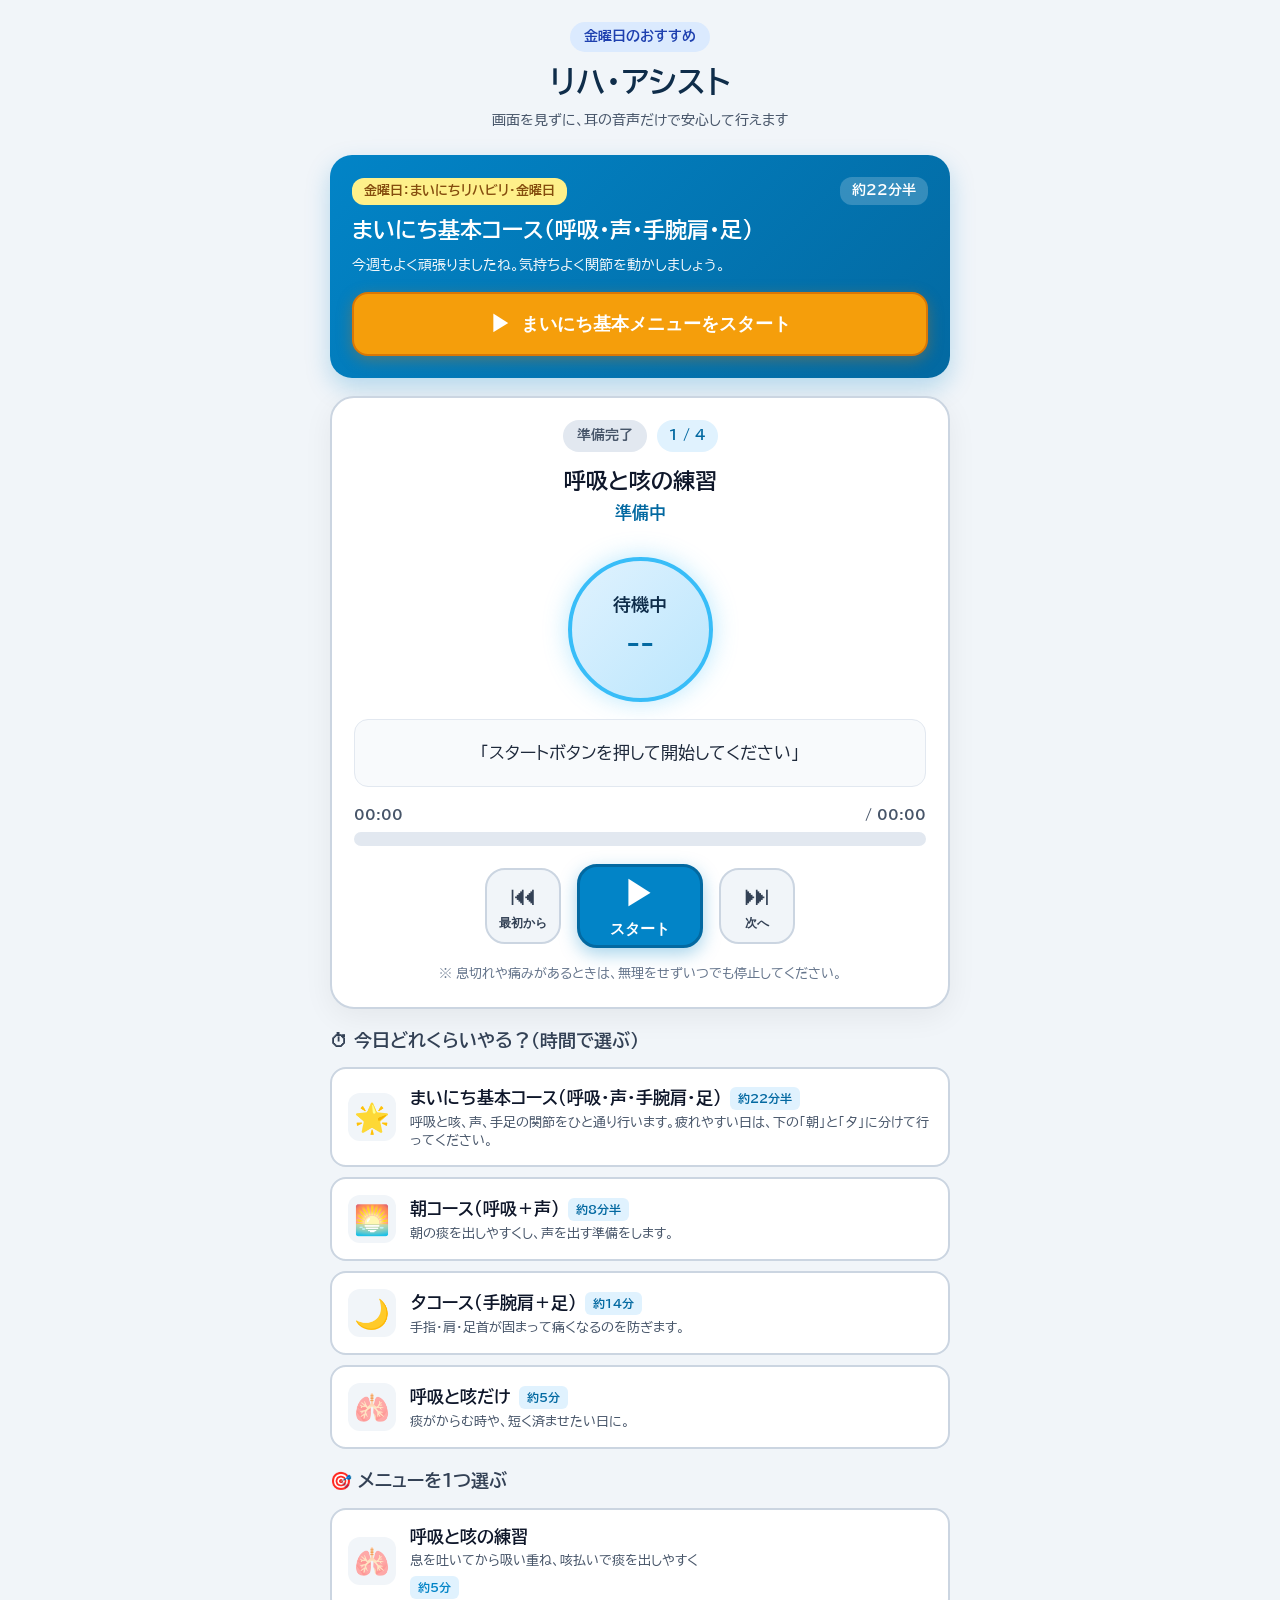
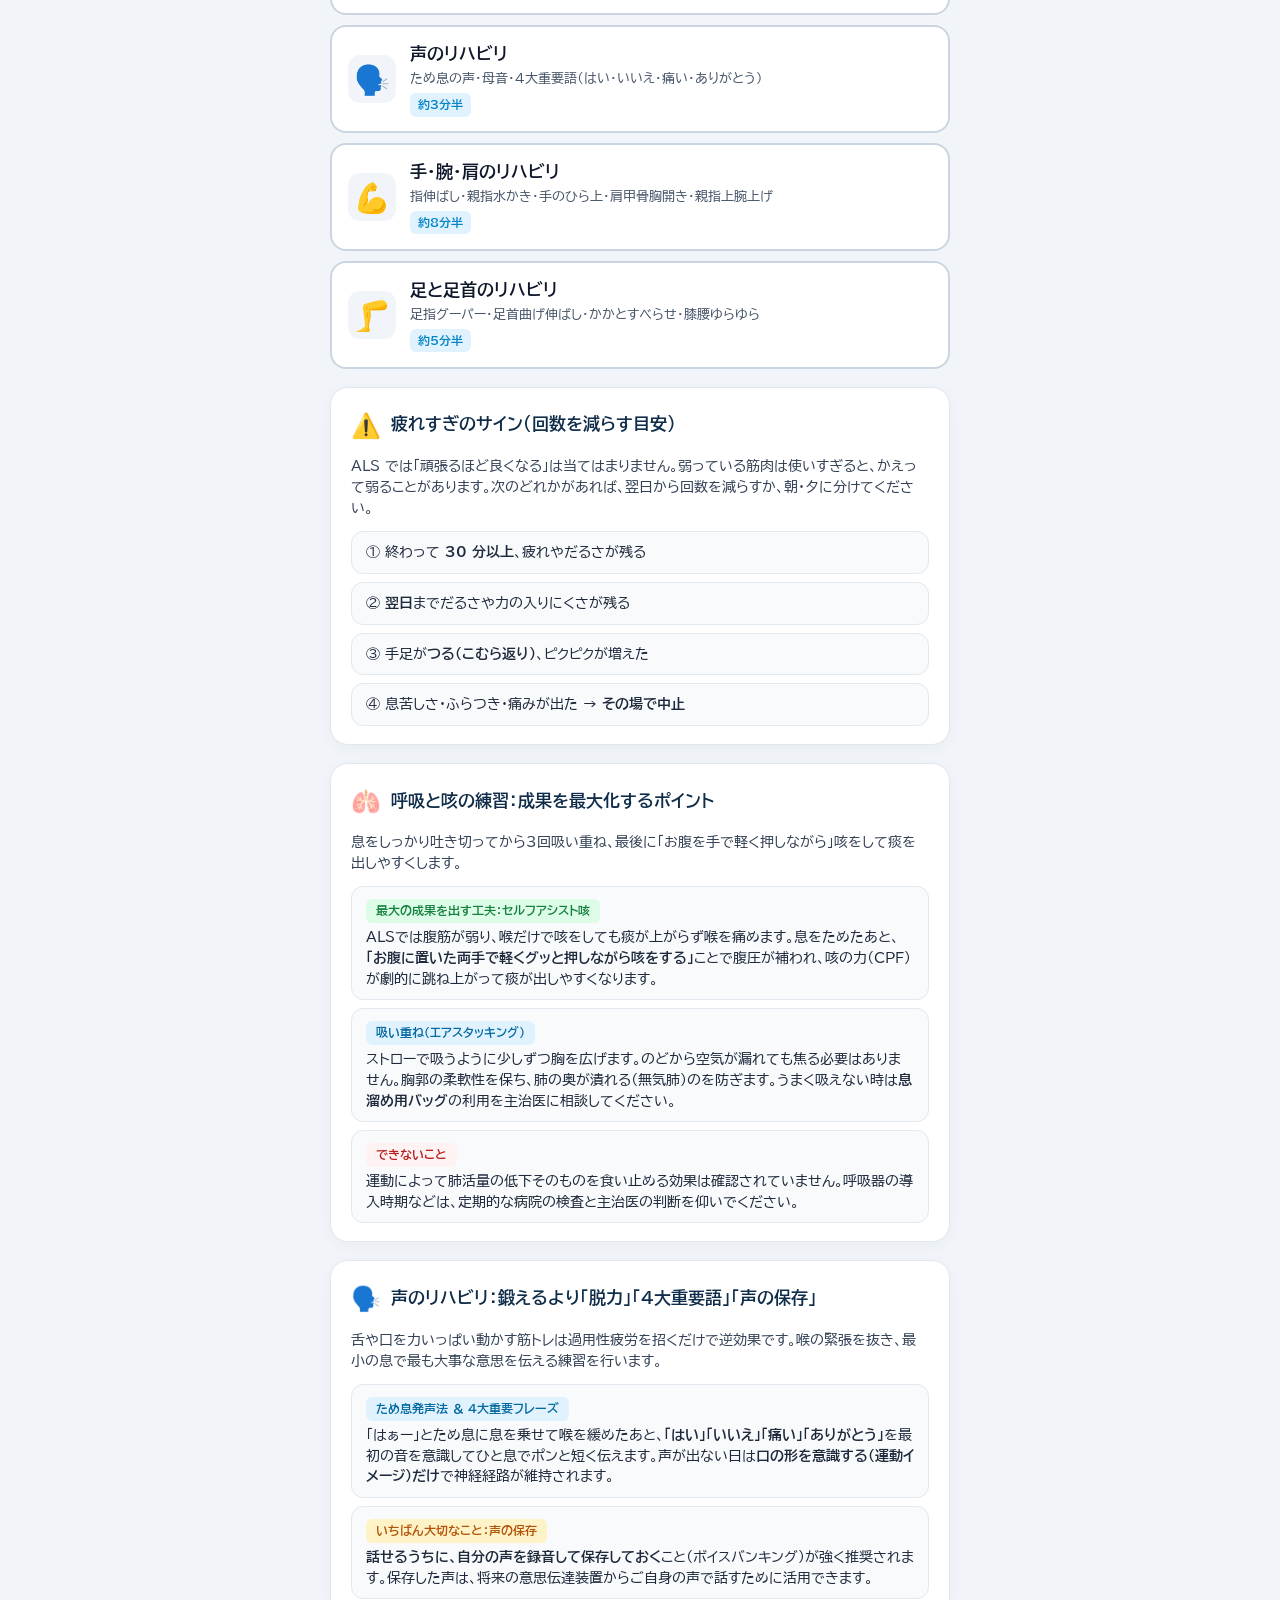
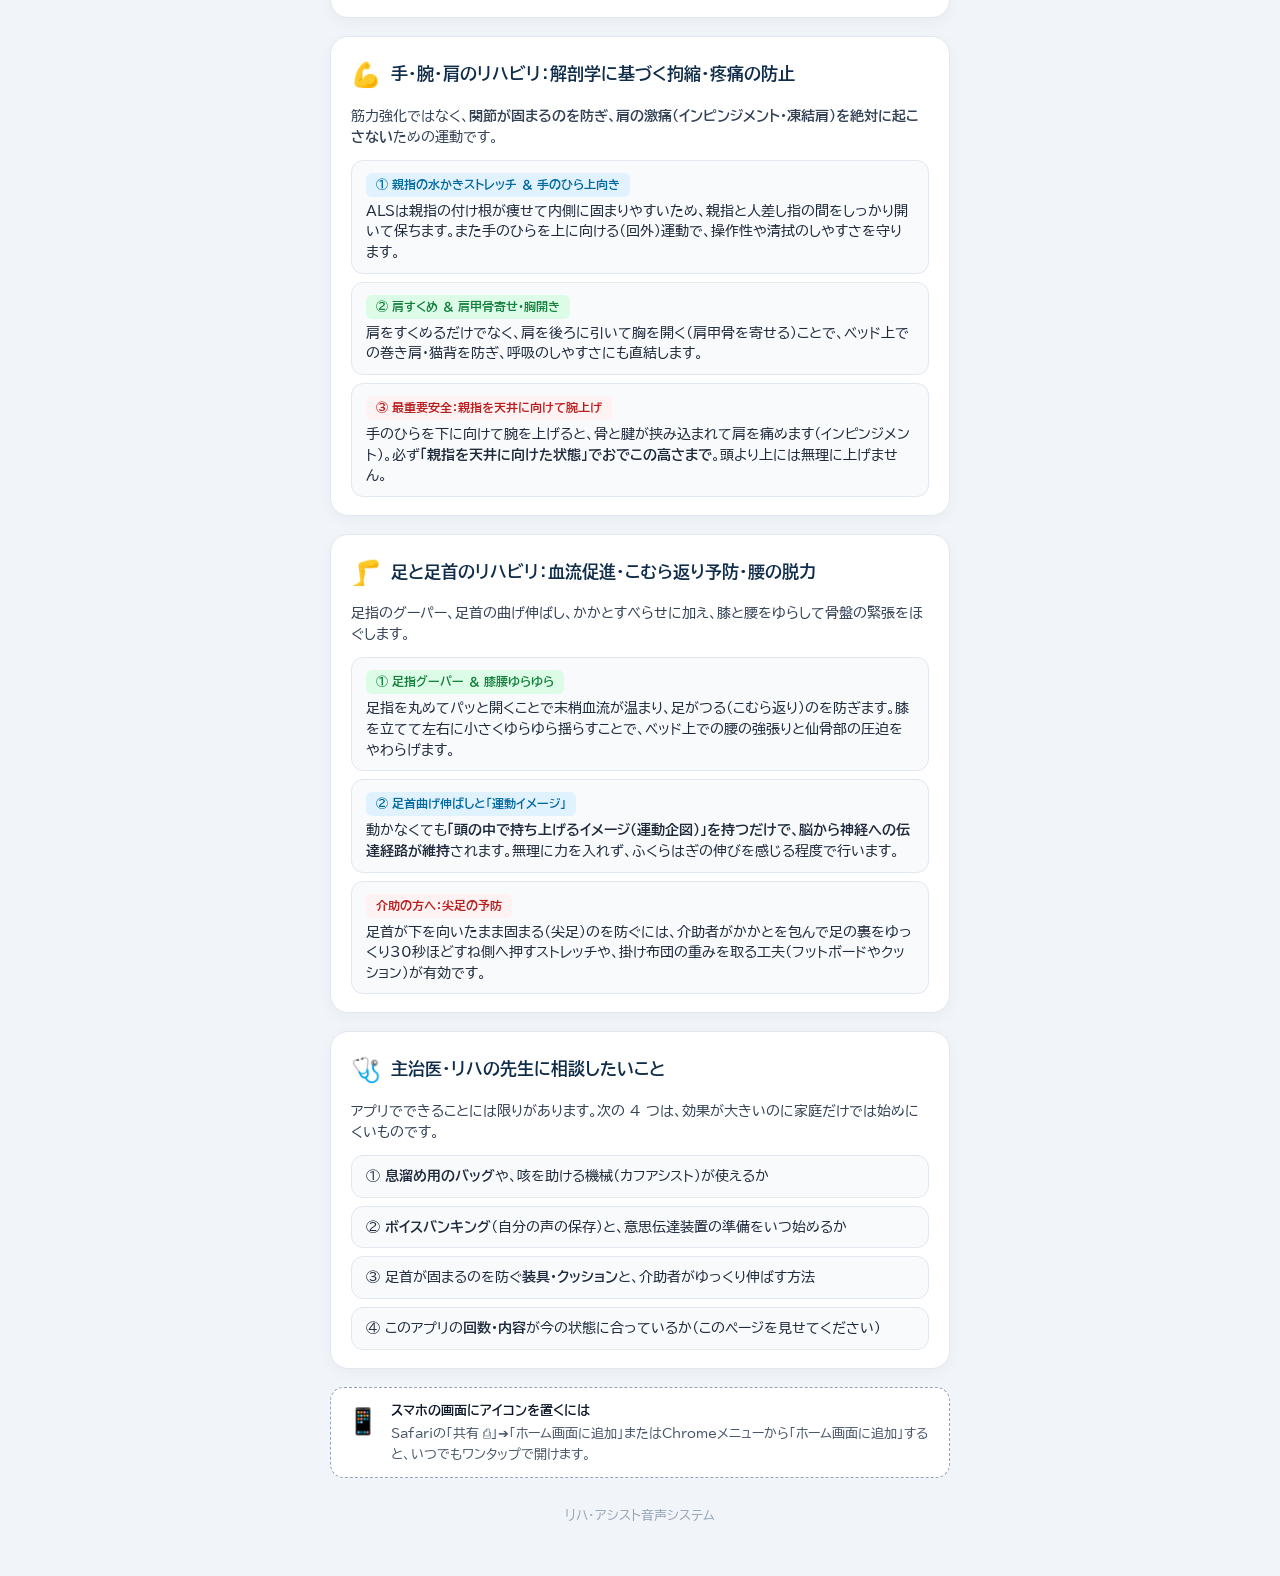
<file: web/index.html>
<!DOCTYPE html>
<html lang="ja">
<head>
  <meta charset="UTF-8">
  <meta name="viewport" content="width=device-width, initial-scale=1.0, user-scalable=no">
  <title>リハ・アシスト | 毎日のリハビリ音声ガイド</title>
  
  <!-- PWA / モバイル対応メタタグ -->
  <meta name="theme-color" content="#0284c7">
  <meta name="apple-mobile-web-app-capable" content="yes">
  <meta name="apple-mobile-web-app-status-bar-style" content="black-translucent">
  <meta name="apple-mobile-web-app-title" content="リハ・アシスト">
  <link rel="manifest" href="manifest.json">
  <link rel="apple-touch-icon" href="icon-192.png">
  <link rel="icon" type="image/svg+xml" href="icon.svg">
  
  <link rel="stylesheet" href="style.css">
  <link rel="preconnect" href="https://fonts.googleapis.com">
  <link rel="preconnect" href="https://fonts.gstatic.com" crossorigin>
  <link href="https://fonts.googleapis.com/css2?family=BIZ+UDPGothic:wght@400;700&display=swap" rel="stylesheet">
</head>
<body>
  <div class="app-container">
    <!-- ヘッダー -->
    <header class="app-header">
      <div class="header-badge" id="todayWeekdayBadge">水曜日のおすすめ</div>
      <h1 class="app-title">リハ・アシスト</h1>
      <p class="app-subtitle">画面を見ずに、耳の音声だけで安心して行えます</p>
    </header>

    <!-- 本日の曜日おすすめコース（最優先ワンタップエリア） -->
    <section class="today-recommend-card" id="todayRecommendCard">
      <div class="recommend-header">
        <span class="badge-calendar" id="recommendDayText">まいにちリハビリ</span>
        <span class="badge-time" id="recommendTimeText">約12分</span>
      </div>
      <h2 class="recommend-course-title" id="recommendCourseTitle">まいにち基本コース（呼吸・声・手腕肩・足）</h2>
      <p class="recommend-course-desc" id="recommendCourseDesc">呼吸と咳、声、手足の関節をひと通り行います。</p>
      
      <button class="btn-start-today" id="btnStartToday">
        <span class="btn-icon">▶</span>
        <span class="btn-text">まいにち基本メニューをスタート</span>
      </button>
    </section>

    <!-- メインプレイヤー領域（現在再生中） -->
    <main class="player-card" id="playerCard">
      <!-- 進行中ステータス -->
      <div class="player-top-row">
        <div class="status-badge" id="statusBadge">準備完了</div>
        <div class="course-step-badge" id="courseStepBadge" style="display: none;">1 / 3</div>
      </div>
      
      <!-- 現在のトラック名 -->
      <h2 class="current-track-title" id="currentTrackTitle">メニューを選択してください</h2>
      <div class="current-phase-name" id="currentPhaseName">ボタンを押すと始まります</div>

      <!-- 視覚ガイダンスサークル（呼吸・カウントダウン表示） -->
      <div class="visual-guide-wrapper">
        <div class="guide-circle" id="guideCircle">
          <div class="guide-circle-inner">
            <span class="guide-action-text" id="guideActionText">待機中</span>
            <span class="guide-countdown" id="guideCountdown">--</span>
          </div>
        </div>
      </div>

      <!-- 字幕テキスト（今話している言葉） -->
      <div class="speech-caption-box">
        <p class="speech-caption" id="speechCaption">「スタートボタンを押して開始してください」</p>
      </div>

      <!-- プログレスバー & 時間表示 -->
      <div class="progress-section">
        <div class="time-display">
          <span id="currentTimeDisplay">00:00</span>
          <span id="totalTimeDisplay">/ 00:00</span>
        </div>
        <div class="progress-bar-container" id="progressBarContainer">
          <div class="progress-bar-fill" id="progressBarFill"></div>
        </div>
      </div>

      <!-- 特大コントロールボタン -->
      <div class="controls-grid">
        <button class="control-btn btn-secondary" id="btnRestart" title="最初から">
          <span class="icon">⏮</span>
          <span class="btn-label">最初から</span>
        </button>

        <button class="control-btn btn-primary-action" id="btnPlayPause" title="再生・一時停止">
          <span class="icon" id="playPauseIcon">▶</span>
          <span class="btn-label" id="playPauseLabel">スタート</span>
        </button>

        <button class="control-btn btn-secondary" id="btnNext" title="次へ">
          <span class="icon">⏭</span>
          <span class="btn-label">次へ</span>
        </button>
      </div>

      <!-- 安心メッセージ -->
      <div class="safety-note">
        ※ 息切れや痛みがあるときは、無理をせずいつでも停止してください。
      </div>
    </main>

    <!-- コース選択セクション（今日どれくらいやるかで選ぶ） -->
    <section class="section-container">
      <div class="section-title-row">
        <h3 class="section-heading">⏱ 今日どれくらいやる？（時間で選ぶ）</h3>
      </div>
      <div class="course-list-grid" id="courseListGrid">
        <!-- JSで動的レンダリング -->
      </div>
    </section>

    <!-- 個別メニュー選択セクション -->
    <section class="section-container">
      <div class="section-title-row">
        <h3 class="section-heading">🎯 メニューを1つ選ぶ</h3>
      </div>
      <div class="menu-grid" id="trackListGrid">
        <!-- JSで動的レンダリング -->
      </div>
    </section>

    <!-- 疲れすぎのサイン（最優先の安全ルール） -->
    <section class="section-container">
      <div class="leg-guide-card">
        <div class="leg-guide-header">
          <span class="leg-guide-icon">⚠️</span>
          <h3 class="leg-guide-title">疲れすぎのサイン（回数を減らす目安）</h3>
        </div>
        <p class="leg-guide-intro">
          ALS では「頑張るほど良くなる」は当てはまりません。弱っている筋肉は使いすぎると、かえって弱ることがあります。次のどれかがあれば、翌日から回数を減らすか、朝・夕に分けてください。
        </p>
        <div class="leg-methods-grid">
          <div class="method-box"><div class="method-text">① 終わって <strong>30 分以上</strong>、疲れやだるさが残る</div></div>
          <div class="method-box"><div class="method-text">② <strong>翌日</strong>までだるさや力の入りにくさが残る</div></div>
          <div class="method-box"><div class="method-text">③ 手足が<strong>つる（こむら返り）</strong>、ピクピクが増えた</div></div>
          <div class="method-box"><div class="method-text">④ 息苦しさ・ふらつき・痛みが出た → <strong>その場で中止</strong></div></div>
        </div>
      </div>
    </section>

    <!-- 呼吸と咳 -->
    <section class="section-container">
      <div class="leg-guide-card">
        <div class="leg-guide-header">
          <span class="leg-guide-icon">🫁</span>
          <h3 class="leg-guide-title">呼吸と咳の練習：成果を最大化するポイント</h3>
        </div>
        <p class="leg-guide-intro">
          息をしっかり吐き切ってから3回吸い重ね、最後に「お腹を手で軽く押しながら」咳をして痰を出しやすくします。
        </p>
        <div class="leg-methods-grid">
          <div class="method-box">
            <div class="method-tag" style="background:#dcfce7; color:#15803d;">最大の成果を出す工夫：セルフアシスト咳</div>
            <div class="method-text">ALSでは腹筋が弱り、喉だけで咳をしても痰が上がらず喉を痛めます。息をためたあと、<strong>「お腹に置いた両手で軽くグッと押しながら咳をする」</strong>ことで腹圧が補われ、咳の力（CPF）が劇的に跳ね上がって痰が出しやすくなります。</div>
          </div>
          <div class="method-box">
            <div class="method-tag" style="background:#e0f2fe; color:#0369a1;">吸い重ね（エアスタッキング）</div>
            <div class="method-text">ストローで吸うように少しずつ胸を広げます。のどから空気が漏れても焦る必要はありません。胸郭の柔軟性を保ち、肺の奥が潰れる（無気肺）のを防ぎます。うまく吸えない時は<strong>息溜め用バッグ</strong>の利用を主治医に相談してください。</div>
          </div>
          <div class="method-box">
            <div class="method-tag" style="background:#fef2f2; color:#b91c1c;">できないこと</div>
            <div class="method-text">運動によって肺活量の低下そのものを食い止める効果は確認されていません。呼吸器の導入時期などは、定期的な病院の検査と主治医の判断を仰いでください。</div>
          </div>
        </div>
      </div>
    </section>

    <!-- 声 -->
    <section class="section-container">
      <div class="leg-guide-card">
        <div class="leg-guide-header">
          <span class="leg-guide-icon">🗣️</span>
          <h3 class="leg-guide-title">声のリハビリ：鍛えるより「脱力」「4大重要語」「声の保存」</h3>
        </div>
        <p class="leg-guide-intro">
          舌や口を力いっぱい動かす筋トレは過用性疲労を招くだけで逆効果です。喉の緊張を抜き、最小の息で最も大事な意思を伝える練習を行います。
        </p>
        <div class="leg-methods-grid">
          <div class="method-box">
            <div class="method-tag" style="background:#e0f2fe; color:#0369a1;">ため息発声法 ＆ 4大重要フレーズ</div>
            <div class="method-text">「はぁー」とため息に息を乗せて喉を緩めたあと、<strong>「はい」「いいえ」「痛い」「ありがとう」</strong>を最初の音を意識してひと息でポンと短く伝えます。声が出ない日は<strong>口の形を意識する（運動イメージ）だけ</strong>で神経経路が維持されます。</div>
          </div>
          <div class="method-box">
            <div class="method-tag" style="background:#fef3c7; color:#b45309;">いちばん大切なこと：声の保存</div>
            <div class="method-text"><strong>話せるうちに、自分の声を録音して保存しておく</strong>こと（ボイスバンキング）が強く推奨されます。保存した声は、将来の意思伝達装置からご自身の声で話すために活用できます。</div>
          </div>
        </div>
      </div>
    </section>

    <!-- 手・腕・肩 -->
    <section class="section-container">
      <div class="leg-guide-card">
        <div class="leg-guide-header">
          <span class="leg-guide-icon">💪</span>
          <h3 class="leg-guide-title">手・腕・肩のリハビリ：解剖学に基づく拘縮・疼痛の防止</h3>
        </div>
        <p class="leg-guide-intro">
          筋力強化ではなく、<strong>関節が固まるのを防ぎ、肩の激痛（インピンジメント・凍結肩）を絶対に起こさない</strong>ための運動です。
        </p>
        <div class="leg-methods-grid">
          <div class="method-box">
            <div class="method-tag" style="background:#e0f2fe; color:#0369a1;">① 親指の水かきストレッチ ＆ 手のひら上向き</div>
            <div class="method-text">ALSは親指の付け根が痩せて内側に固まりやすいため、親指と人差し指の間をしっかり開いて保ちます。また手のひらを上に向ける（回外）運動で、操作性や清拭のしやすさを守ります。</div>
          </div>
          <div class="method-box">
            <div class="method-tag" style="background:#dcfce7; color:#15803d;">② 肩すくめ ＆ 肩甲骨寄せ・胸開き</div>
            <div class="method-text">肩をすくめるだけでなく、肩を後ろに引いて胸を開く（肩甲骨を寄せる）ことで、ベッド上での巻き肩・猫背を防ぎ、呼吸のしやすさにも直結します。</div>
          </div>
          <div class="method-box">
            <div class="method-tag" style="background:#fef2f2; color:#b91c1c;">③ 最重要安全：親指を天井に向けて腕上げ</div>
            <div class="method-text">手のひらを下に向けて腕を上げると、骨と腱が挟み込まれて肩を痛めます（インピンジメント）。必ず<strong>「親指を天井に向けた状態」でおでこの高さまで</strong>。頭より上には無理に上げません。</div>
          </div>
        </div>
      </div>
    </section>

    <!-- 足 -->
    <section class="section-container">
      <div class="leg-guide-card">
        <div class="leg-guide-header">
          <span class="leg-guide-icon">🦵</span>
          <h3 class="leg-guide-title">足と足首のリハビリ：血流促進・こむら返り予防・腰の脱力</h3>
        </div>
        <p class="leg-guide-intro">
          足指のグーパー、足首の曲げ伸ばし、かかとすべらせに加え、膝と腰をゆらして骨盤の緊張をほぐします。
        </p>
        <div class="leg-methods-grid">
          <div class="method-box">
            <div class="method-tag" style="background:#dcfce7; color:#15803d;">① 足指グーパー ＆ 膝腰ゆらゆら</div>
            <div class="method-text">足指を丸めてパッと開くことで末梢血流が温まり、足がつる（こむら返り）のを防ぎます。膝を立てて左右に小さくゆらゆら揺らすことで、ベッド上での腰の強張りと仙骨部の圧迫をやわらげます。</div>
          </div>
          <div class="method-box">
            <div class="method-tag" style="background:#e0f2fe; color:#0369a1;">② 足首曲げ伸ばしと「運動イメージ」</div>
            <div class="method-text">動かなくても<strong>「頭の中で持ち上げるイメージ（運動企図）」を持つだけで、脳から神経への伝達経路が維持</strong>されます。無理に力を入れず、ふくらはぎの伸びを感じる程度で行います。</div>
          </div>
          <div class="method-box">
            <div class="method-tag" style="background:#fef2f2; color:#b91c1c;">介助の方へ：尖足の予防</div>
            <div class="method-text">足首が下を向いたまま固まる（尖足）のを防ぐには、介助者がかかとを包んで足の裏をゆっくり30秒ほどすね側へ押すストレッチや、掛け布団の重みを取る工夫（フットボードやクッション）が有効です。</div>
          </div>
        </div>
      </div>
    </section>

    <!-- 主治医・リハ職に相談すること -->
    <section class="section-container">
      <div class="leg-guide-card">
        <div class="leg-guide-header">
          <span class="leg-guide-icon">🩺</span>
          <h3 class="leg-guide-title">主治医・リハの先生に相談したいこと</h3>
        </div>
        <p class="leg-guide-intro">
          アプリでできることには限りがあります。次の 4 つは、効果が大きいのに家庭だけでは始めにくいものです。
        </p>
        <div class="leg-methods-grid">
          <div class="method-box"><div class="method-text">① <strong>息溜め用のバッグ</strong>や、咳を助ける機械（カフアシスト）が使えるか</div></div>
          <div class="method-box"><div class="method-text">② <strong>ボイスバンキング</strong>（自分の声の保存）と、意思伝達装置の準備をいつ始めるか</div></div>
          <div class="method-box"><div class="method-text">③ 足首が固まるのを防ぐ<strong>装具・クッション</strong>と、介助者がゆっくり伸ばす方法</div></div>
          <div class="method-box"><div class="method-text">④ このアプリの<strong>回数・内容</strong>が今の状態に合っているか（このページを見せてください）</div></div>
        </div>
      </div>
    </section>

    <!-- スマホ・ホーム画面追加のヒント -->
    <aside class="pwa-install-tip" id="pwaTip">
      <div class="tip-icon">📱</div>
      <div class="tip-content">
        <strong>スマホの画面にアイコンを置くには</strong>
        <p>Safariの「共有 <span class="share-icon">⎙</span>」➔「ホーム画面に追加」またはChromeメニューから「ホーム画面に追加」すると、いつでもワンタップで開けます。</p>
      </div>
    </aside>

    <!-- 隠しHTML5 Audio要素 -->
    <audio id="audioPlayer" preload="auto"></audio>

    <footer class="app-footer">
      <p>リハ・アシスト音声システム</p>
    </footer>
  </div>

  <script src="app.js"></script>
</body>
</html>
</file>
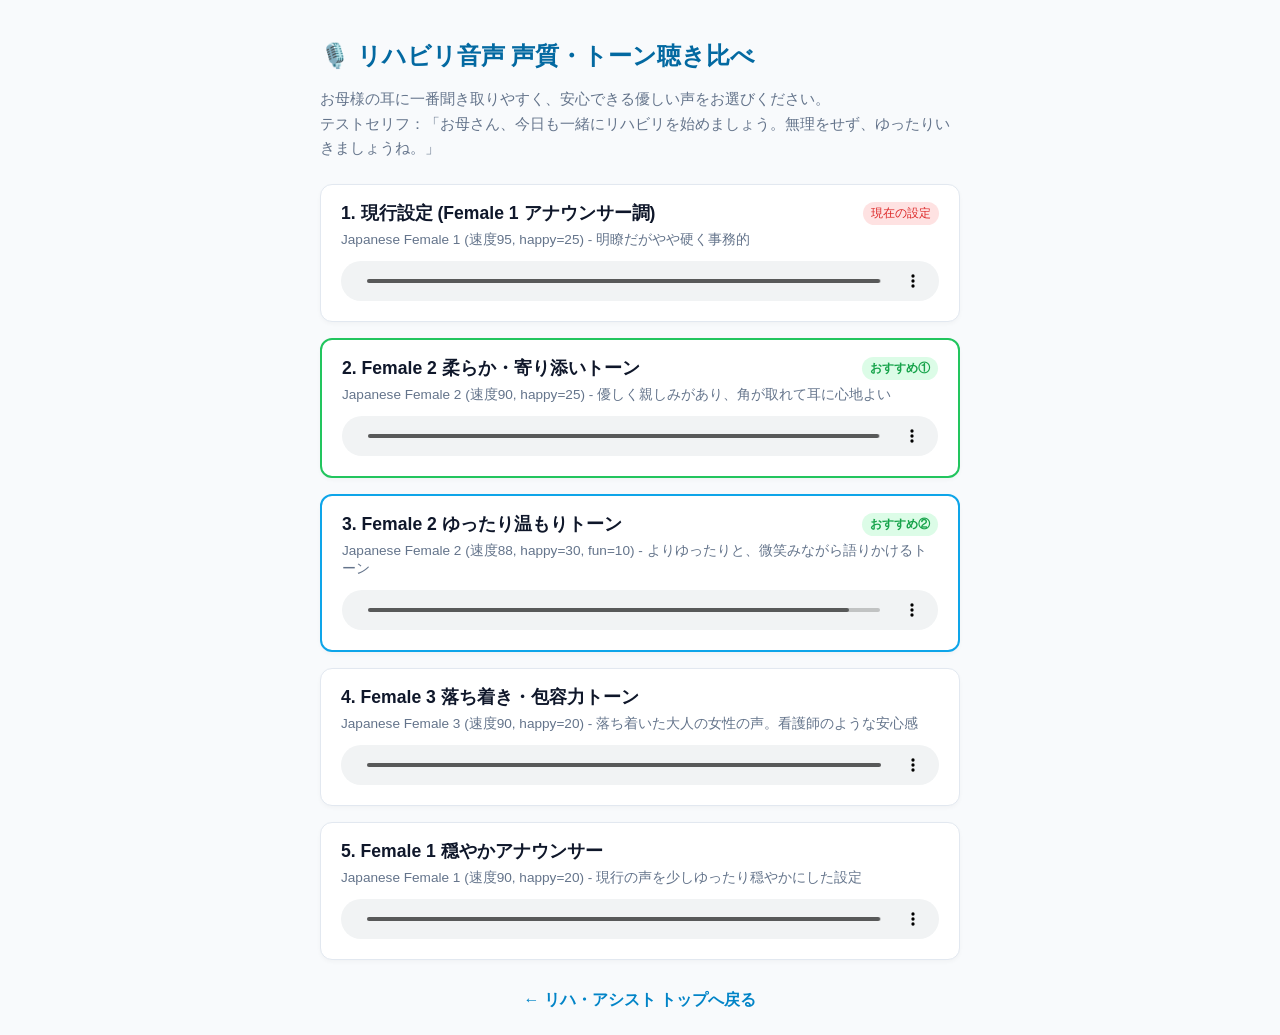
<file: web/voice_preview.html>
<!DOCTYPE html>
<html lang="ja">
<head>
  <meta charset="UTF-8">
  <meta name="viewport" content="width=device-width, initial-scale=1.0">
  <title>リハビリ音声 声質・トーン比較試聴</title>
  <style>
    body {
      font-family: -apple-system, BlinkMacSystemFont, "Segoe UI", Roboto, "Hiragino Sans", "BIZ UDPGothic", sans-serif;
      background: #f8fafc;
      color: #1e293b;
      padding: 24px;
      max-width: 640px;
      margin: 0 auto;
    }
    h1 {
      font-size: 1.5rem;
      color: #0369a1;
      margin-bottom: 8px;
    }
    p.desc {
      font-size: 0.95rem;
      color: #64748b;
      margin-bottom: 24px;
      line-height: 1.6;
    }
    .card {
      background: #ffffff;
      border: 1px solid #e2e8f0;
      border-radius: 12px;
      padding: 16px 20px;
      margin-bottom: 16px;
      box-shadow: 0 2px 4px rgba(0,0,0,0.03);
    }
    .card-title {
      font-size: 1.1rem;
      font-weight: bold;
      color: #0f172a;
      display: flex;
      justify-content: space-between;
      align-items: center;
      margin-bottom: 6px;
    }
    .badge {
      font-size: 0.75rem;
      padding: 3px 8px;
      border-radius: 9999px;
      font-weight: normal;
    }
    .badge-curr {
      background: #fee2e2;
      color: #dc2626;
    }
    .badge-rec {
      background: #dcfce7;
      color: #16a34a;
      font-weight: bold;
    }
    .card-desc {
      font-size: 0.85rem;
      color: #64748b;
      margin-bottom: 12px;
    }
    audio {
      width: 100%;
      height: 40px;
      outline: none;
    }
    .sample-text {
      font-size: 0.85rem;
      background: #f1f5f9;
      padding: 8px 12px;
      border-radius: 6px;
      margin-top: 8px;
      color: #334155;
      font-style: italic;
    }
  </style>
</head>
<body>
  <h1>🎙️ リハビリ音声 声質・トーン聴き比べ</h1>
  <p class="desc">
    お母様の耳に一番聞き取りやすく、安心できる優しい声をお選びください。<br>
    テストセリフ：「お母さん、今日も一緒にリハビリを始めましょう。無理をせず、ゆったりいきましょうね。」
  </p>

  <!-- 1: 現在の設定 -->
  <div class="card">
    <div class="card-title">
      <span>1. 現行設定 (Female 1 アナウンサー調)</span>
      <span class="badge badge-curr">現在の設定</span>
    </div>
    <div class="card-desc">Japanese Female 1 (速度95, happy=25) - 明瞭だがやや硬く事務的</div>
    <audio controls src="audio/sample_f1_default.mp3"></audio>
  </div>

  <!-- 2: Female 2 おすすめ -->
  <div class="card" style="border: 2px solid #22c55e;">
    <div class="card-title">
      <span>2. Female 2 柔らか・寄り添いトーン</span>
      <span class="badge badge-rec">おすすめ①</span>
    </div>
    <div class="card-desc">Japanese Female 2 (速度90, happy=25) - 優しく親しみがあり、角が取れて耳に心地よい</div>
    <audio controls src="audio/sample_f2_soft.mp3"></audio>
  </div>

  <!-- 3: Female 2 温もり -->
  <div class="card" style="border: 2px solid #0ea5e9;">
    <div class="card-title">
      <span>3. Female 2 ゆったり温もりトーン</span>
      <span class="badge badge-rec">おすすめ②</span>
    </div>
    <div class="card-desc">Japanese Female 2 (速度88, happy=30, fun=10) - よりゆったりと、微笑みながら語りかけるトーン</div>
    <audio controls src="audio/sample_f2_warm.mp3"></audio>
  </div>

  <!-- 4: Female 3 落ち着き -->
  <div class="card">
    <div class="card-title">
      <span>4. Female 3 落ち着き・包容力トーン</span>
    </div>
    <div class="card-desc">Japanese Female 3 (速度90, happy=20) - 落ち着いた大人の女性の声。看護師のような安心感</div>
    <audio controls src="audio/sample_f3_calm.mp3"></audio>
  </div>

  <!-- 5: Female 1 穏やか -->
  <div class="card">
    <div class="card-title">
      <span>5. Female 1 穏やかアナウンサー</span>
    </div>
    <div class="card-desc">Japanese Female 1 (速度90, happy=20) - 現行の声を少しゆったり穏やかにした設定</div>
    <audio controls src="audio/sample_f1_gentle.mp3"></audio>
  </div>

  <div style="text-align: center; margin-top: 30px;">
    <a href="index.html" style="color: #0284c7; text-decoration: none; font-weight: bold;">← リハ・アシスト トップへ戻る</a>
  </div>
</body>
</html>
</file>
<file: web/style.css>
:root {
  --primary-color: #0284c7;
  --primary-dark: #0369a1;
  --primary-light: #e0f2fe;
  --accent-orange: #f59e0b;
  --accent-orange-dark: #d97706;
  --success-color: #10b981;
  --text-dark: #0f172a;
  --text-muted: #475569;
  --bg-color: #f1f5f9;
  --card-bg: #ffffff;
  --border-color: #cbd5e1;
  --font-family: 'BIZ UDPGothic', -apple-system, BlinkMacSystemFont, "Segoe UI", Roboto, "Hiragino Kaku Gothic ProN", Meiryo, sans-serif;
}

* {
  box-sizing: border-box;
  margin: 0;
  padding: 0;
  -webkit-tap-highlight-color: transparent;
}

body {
  font-family: var(--font-family);
  background-color: var(--bg-color);
  color: var(--text-dark);
  line-height: 1.6;
  min-height: 100vh;
  padding: 16px;
  padding-bottom: 40px;
}

.app-container {
  max-width: 620px;
  margin: 0 auto;
  display: flex;
  flex-direction: column;
  gap: 18px;
}

/* ヘッダー */
.app-header {
  text-align: center;
  padding: 6px 0;
}

.header-badge {
  display: inline-block;
  background-color: #dbeafe;
  color: #1e40af;
  font-size: 0.85rem;
  font-weight: 700;
  padding: 4px 14px;
  border-radius: 20px;
  margin-bottom: 6px;
}

.app-title {
  font-size: 1.9rem;
  font-weight: 700;
  color: #0f2d4a;
  letter-spacing: 0.02em;
}

.app-subtitle {
  font-size: 0.9rem;
  color: var(--text-muted);
  margin-top: 2px;
}

/* 本日の曜日おすすめカード */
.today-recommend-card {
  background: linear-gradient(135deg, #0284c7 0%, #0369a1 100%);
  color: white;
  border-radius: 22px;
  padding: 22px;
  box-shadow: 0 10px 25px rgba(2, 132, 199, 0.25);
  display: flex;
  flex-direction: column;
  gap: 10px;
}

.recommend-header {
  display: flex;
  justify-content: space-between;
  align-items: center;
}

.badge-calendar {
  background: #fef08a;
  color: #854d0e;
  font-size: 0.8rem;
  font-weight: 700;
  padding: 3px 12px;
  border-radius: 12px;
}

.badge-time {
  background: rgba(255, 255, 255, 0.2);
  color: #ffffff;
  font-size: 0.85rem;
  font-weight: 700;
  padding: 3px 12px;
  border-radius: 12px;
}

.recommend-course-title {
  font-size: 1.4rem;
  font-weight: 700;
  line-height: 1.3;
}

.recommend-course-desc {
  font-size: 0.9rem;
  opacity: 0.95;
  line-height: 1.5;
}

.btn-start-today {
  margin-top: 6px;
  background: var(--accent-orange);
  color: #ffffff;
  border: 2px solid var(--accent-orange-dark);
  border-radius: 16px;
  padding: 16px 20px;
  font-size: 1.15rem;
  font-weight: 700;
  cursor: pointer;
  display: flex;
  align-items: center;
  justify-content: center;
  gap: 10px;
  box-shadow: 0 4px 15px rgba(217, 119, 6, 0.35);
  transition: transform 0.1s, background-color 0.2s;
}

.btn-start-today:active {
  transform: scale(0.97);
  background: var(--accent-orange-dark);
}

.btn-start-today .btn-icon {
  font-size: 1.3rem;
}

/* メインプレイヤーカード */
.player-card {
  background: var(--card-bg);
  border-radius: 24px;
  padding: 22px;
  box-shadow: 0 8px 30px rgba(0, 0, 0, 0.06);
  border: 2px solid var(--border-color);
  display: flex;
  flex-direction: column;
  align-items: center;
  text-align: center;
}

.player-top-row {
  display: flex;
  align-items: center;
  gap: 10px;
  margin-bottom: 12px;
}

.status-badge {
  display: inline-block;
  background: #e2e8f0;
  color: #475569;
  font-size: 0.85rem;
  font-weight: 700;
  padding: 5px 14px;
  border-radius: 20px;
  transition: all 0.3s ease;
}

.status-badge.active {
  background: #dcfce7;
  color: #15803d;
}

.status-badge.pause {
  background: #fef3c7;
  color: #b45309;
}

.course-step-badge {
  background: #e0f2fe;
  color: #0369a1;
  font-size: 0.85rem;
  font-weight: 700;
  padding: 5px 12px;
  border-radius: 20px;
}

.current-track-title {
  font-size: 1.35rem;
  font-weight: 700;
  color: #0f172a;
  margin-bottom: 2px;
}

.current-phase-name {
  font-size: 1.05rem;
  font-weight: 600;
  color: var(--primary-dark);
  min-height: 1.5em;
  margin-bottom: 12px;
}

/* ガイドサークル */
.visual-guide-wrapper {
  margin: 10px 0;
  height: 160px;
  display: flex;
  align-items: center;
  justify-content: center;
}

.guide-circle {
  width: 145px;
  height: 145px;
  border-radius: 50%;
  background: linear-gradient(135deg, #e0f2fe 0%, #bae6fd 100%);
  border: 4px solid #38bdf8;
  display: flex;
  align-items: center;
  justify-content: center;
  box-shadow: 0 0 25px rgba(56, 189, 248, 0.35);
  transition: transform 1.2s cubic-bezier(0.4, 0, 0.2, 1), background-color 0.4s, border-color 0.4s;
}

.guide-circle.inhale {
  transform: scale(1.15);
  border-color: #3b82f6;
  background: linear-gradient(135deg, #bfdbfe 0%, #93c5fd 100%);
  box-shadow: 0 0 35px rgba(59, 130, 246, 0.5);
}

.guide-circle.hold {
  transform: scale(1.15);
  border-color: #eab308;
  background: linear-gradient(135deg, #fef08a 0%, #fde047 100%);
  box-shadow: 0 0 35px rgba(234, 179, 8, 0.5);
}

.guide-circle.exhale {
  transform: scale(0.9);
  border-color: #10b981;
  background: linear-gradient(135deg, #a7f3d0 0%, #6ee7b7 100%);
  box-shadow: 0 0 25px rgba(16, 185, 129, 0.4);
}

.guide-circle.rest {
  transform: scale(1.0);
  border-color: #94a3b8;
  background: #f1f5f9;
  box-shadow: none;
}

.guide-circle-inner {
  display: flex;
  flex-direction: column;
  align-items: center;
  justify-content: center;
}

.guide-action-text {
  font-size: 1.15rem;
  font-weight: 700;
  color: #0f2d4a;
}

.guide-countdown {
  font-size: 1.9rem;
  font-weight: 700;
  color: #0369a1;
  margin-top: 1px;
}

/* 字幕ボックス */
.speech-caption-box {
  width: 100%;
  background: #f8fafc;
  border: 1px solid #e2e8f0;
  border-radius: 14px;
  padding: 12px 16px;
  min-height: 68px;
  display: flex;
  align-items: center;
  justify-content: center;
  margin-bottom: 16px;
}

.speech-caption {
  font-size: 1.05rem;
  font-weight: 500;
  color: #1e293b;
  line-height: 1.45;
}

/* プログレスバー */
.progress-section {
  width: 100%;
  margin-bottom: 18px;
}

.time-display {
  display: flex;
  justify-content: space-between;
  font-size: 0.9rem;
  font-weight: 600;
  color: var(--text-muted);
  margin-bottom: 6px;
}

.progress-bar-container {
  width: 100%;
  height: 14px;
  background: #e2e8f0;
  border-radius: 10px;
  overflow: hidden;
  cursor: pointer;
}

.progress-bar-fill {
  width: 0%;
  height: 100%;
  background: linear-gradient(90deg, #38bdf8 0%, #0284c7 100%);
  border-radius: 10px;
  transition: width 0.2s linear;
}

/* 操作ボタン */
.controls-grid {
  display: flex;
  align-items: center;
  justify-content: center;
  gap: 16px;
  width: 100%;
  margin-bottom: 12px;
}

.control-btn {
  display: flex;
  flex-direction: column;
  align-items: center;
  justify-content: center;
  border: none;
  border-radius: 20px;
  cursor: pointer;
  transition: transform 0.1s, background-color 0.2s;
  user-select: none;
}

.control-btn:active {
  transform: scale(0.96);
}

.btn-secondary {
  width: 76px;
  height: 76px;
  background: #f1f5f9;
  color: #334155;
  border: 2px solid #cbd5e1;
}

.btn-secondary .icon {
  font-size: 1.7rem;
}

.btn-secondary .btn-label {
  font-size: 0.75rem;
  font-weight: 700;
  margin-top: 3px;
}

.btn-primary-action {
  width: 126px;
  height: 84px;
  background: var(--primary-color);
  color: #ffffff;
  border: 3px solid var(--primary-dark);
  box-shadow: 0 6px 18px rgba(2, 132, 199, 0.35);
}

.btn-primary-action .icon {
  font-size: 2.1rem;
}

.btn-primary-action .btn-label {
  font-size: 0.95rem;
  font-weight: 700;
  margin-top: 2px;
}

.safety-note {
  font-size: 0.8rem;
  color: #64748b;
  margin-top: 4px;
}

/* セクション共通 */
.section-container {
  display: flex;
  flex-direction: column;
  gap: 12px;
}

.section-title-row {
  display: flex;
  align-items: center;
  justify-content: space-between;
}

.section-heading {
  font-size: 1.1rem;
  font-weight: 700;
  color: #334155;
}

/* コース選択グリッド（所要時間で選ぶ） */
.course-list-grid {
  display: grid;
  grid-template-columns: 1fr;
  gap: 10px;
}

.course-card {
  background: var(--card-bg);
  border: 2px solid var(--border-color);
  border-radius: 16px;
  padding: 16px;
  display: flex;
  align-items: center;
  gap: 14px;
  cursor: pointer;
  transition: all 0.2s ease;
  text-align: left;
}

.course-card:hover, .course-card:active {
  border-color: var(--primary-color);
  background: #f8fbff;
}

.course-card.active {
  border-color: var(--primary-color);
  background: #e0f2fe;
}

.course-card-icon {
  font-size: 1.8rem;
  width: 48px;
  height: 48px;
  background: #f1f5f9;
  border-radius: 12px;
  display: flex;
  align-items: center;
  justify-content: center;
  flex-shrink: 0;
}

.course-card-body {
  flex: 1;
}

.course-card-top {
  display: flex;
  align-items: center;
  gap: 8px;
  margin-bottom: 2px;
}

.course-card-title {
  font-size: 1.05rem;
  font-weight: 700;
  color: #0f172a;
}

.course-card-time {
  font-size: 0.75rem;
  font-weight: 700;
  color: #0369a1;
  background: #e0f2fe;
  padding: 2px 8px;
  border-radius: 6px;
}

.course-card-desc {
  font-size: 0.8rem;
  color: var(--text-muted);
  line-height: 1.4;
}

/* 個別メニュー一覧 */
.menu-grid {
  display: grid;
  grid-template-columns: 1fr;
  gap: 10px;
}

.menu-card {
  background: var(--card-bg);
  border: 2px solid var(--border-color);
  border-radius: 16px;
  padding: 14px 16px;
  display: flex;
  align-items: center;
  gap: 14px;
  text-align: left;
  cursor: pointer;
  transition: all 0.2s ease;
}

.menu-card:hover, .menu-card:active {
  border-color: var(--primary-color);
  background-color: #f8fbff;
}

.menu-card.active {
  border-color: var(--primary-color);
  background-color: #e0f2fe;
}

.menu-icon {
  font-size: 1.8rem;
  width: 48px;
  height: 48px;
  background: #f1f5f9;
  border-radius: 12px;
  display: flex;
  align-items: center;
  justify-content: center;
  flex-shrink: 0;
}

.menu-details {
  flex: 1;
}

.menu-details h4 {
  font-size: 1.05rem;
  font-weight: 700;
  color: #0f172a;
  margin-bottom: 2px;
}

.menu-details p {
  font-size: 0.8rem;
  color: var(--text-muted);
  line-height: 1.35;
  margin-bottom: 4px;
}

.menu-duration {
  display: inline-block;
  font-size: 0.75rem;
  font-weight: 700;
  color: #0284c7;
  background: #e0f2fe;
  padding: 2px 8px;
  border-radius: 6px;
}

/* PWAインストール案内 */
.pwa-install-tip {
  background: #ffffff;
  border: 1px dashed #94a3b8;
  border-radius: 14px;
  padding: 12px 16px;
  display: flex;
  align-items: flex-start;
  gap: 12px;
  font-size: 0.82rem;
  color: #475569;
}

.tip-icon {
  font-size: 1.6rem;
  flex-shrink: 0;
}

.pwa-install-tip strong {
  color: #0f172a;
  display: block;
  margin-bottom: 2px;
}

/* 足のリハビリガイドカード */
.leg-guide-card {
  background: #ffffff;
  border-radius: 18px;
  padding: 18px 20px;
  border: 1px solid #e2e8f0;
  box-shadow: 0 4px 15px rgba(0, 0, 0, 0.04);
  display: flex;
  flex-direction: column;
  gap: 12px;
}

.leg-guide-header {
  display: flex;
  align-items: center;
  gap: 10px;
}

.leg-guide-icon {
  font-size: 1.5rem;
}

.leg-guide-title {
  font-size: 1.05rem;
  font-weight: 700;
  color: #0f2d4a;
}

.leg-guide-intro {
  font-size: 0.88rem;
  color: #334155;
  line-height: 1.5;
}

.leg-methods-grid {
  display: flex;
  flex-direction: column;
  gap: 8px;
}

.method-box {
  background: #f8fafc;
  border: 1px solid #e2e8f0;
  border-radius: 12px;
  padding: 10px 14px;
}

.method-tag {
  display: inline-block;
  background: #e0f2fe;
  color: #0369a1;
  font-size: 0.78rem;
  font-weight: 700;
  padding: 2px 10px;
  border-radius: 6px;
  margin-bottom: 4px;
}

.method-text {
  font-size: 0.86rem;
  color: #1e293b;
  line-height: 1.5;
}

.leg-point-box {
  background: #fffbeb;
  border: 1px solid #fde68a;
  border-radius: 12px;
  padding: 12px 14px;
  font-size: 0.85rem;
  color: #92400e;
  line-height: 1.55;
}

.leg-point-box strong {
  display: block;
  font-weight: 700;
  margin-bottom: 4px;
  color: #78350f;
}

/* フッター */
.app-footer {
  text-align: center;
  font-size: 0.8rem;
  color: #94a3b8;
  padding: 10px 0;
}

/* スマホ最適化 */
@media (max-width: 480px) {
  body {
    padding: 12px;
  }
  .app-title {
    font-size: 1.7rem;
  }
  .btn-start-today {
    font-size: 1.05rem;
    padding: 14px 18px;
  }
  .btn-primary-action {
    width: 112px;
    height: 78px;
  }
  .btn-secondary {
    width: 68px;
    height: 68px;
  }
}
</file>
